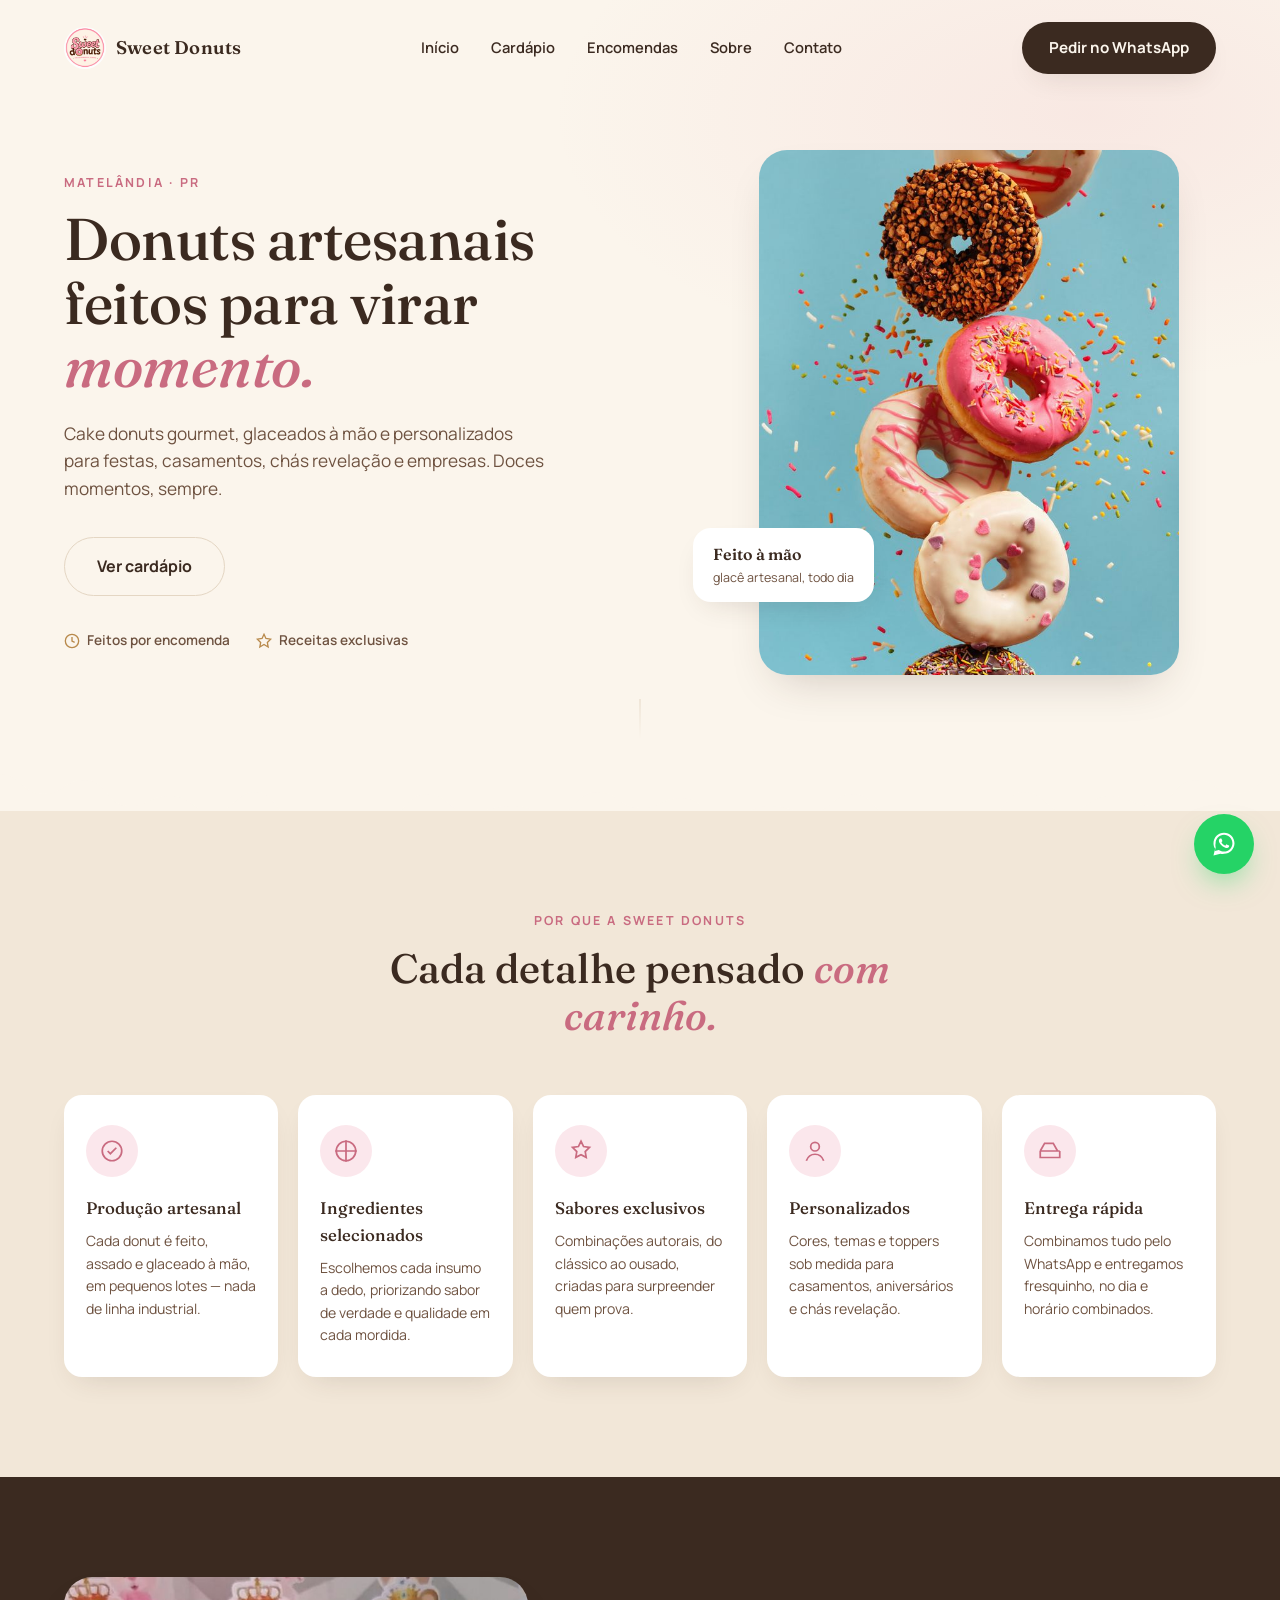
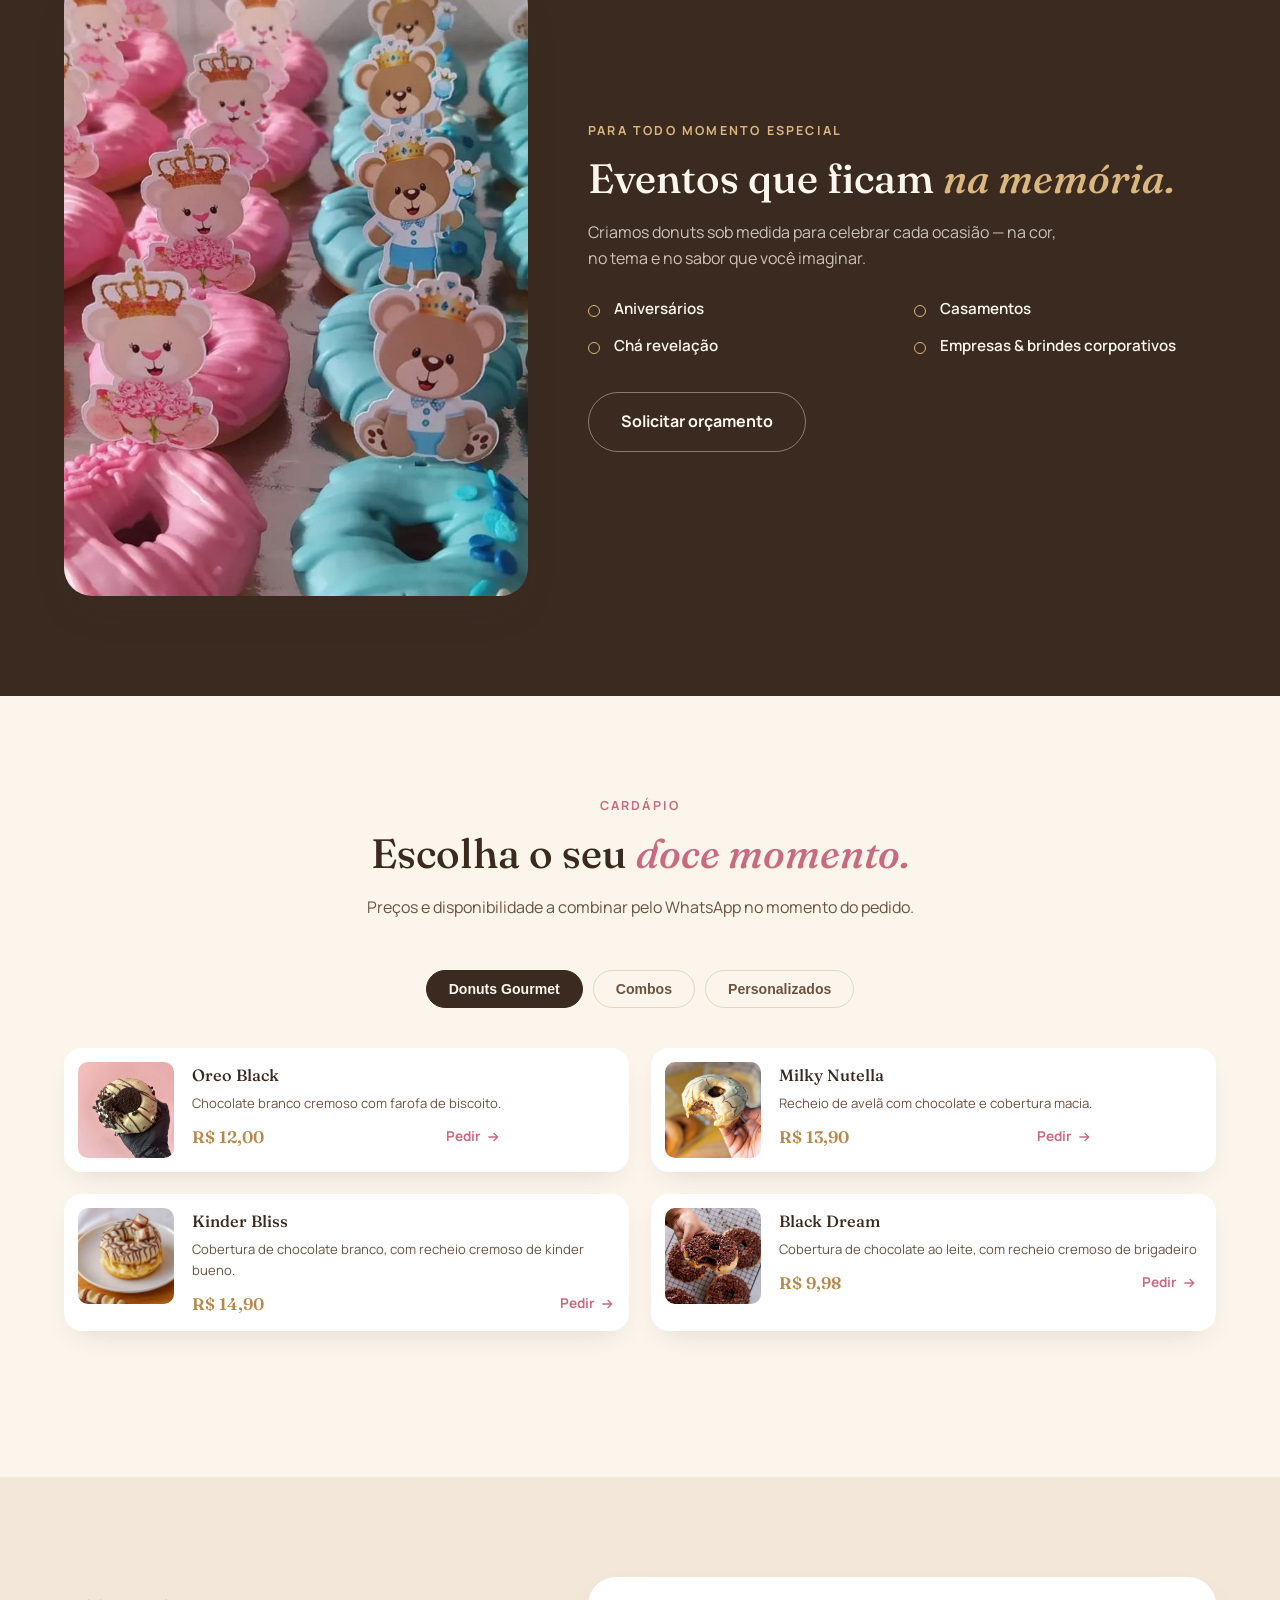
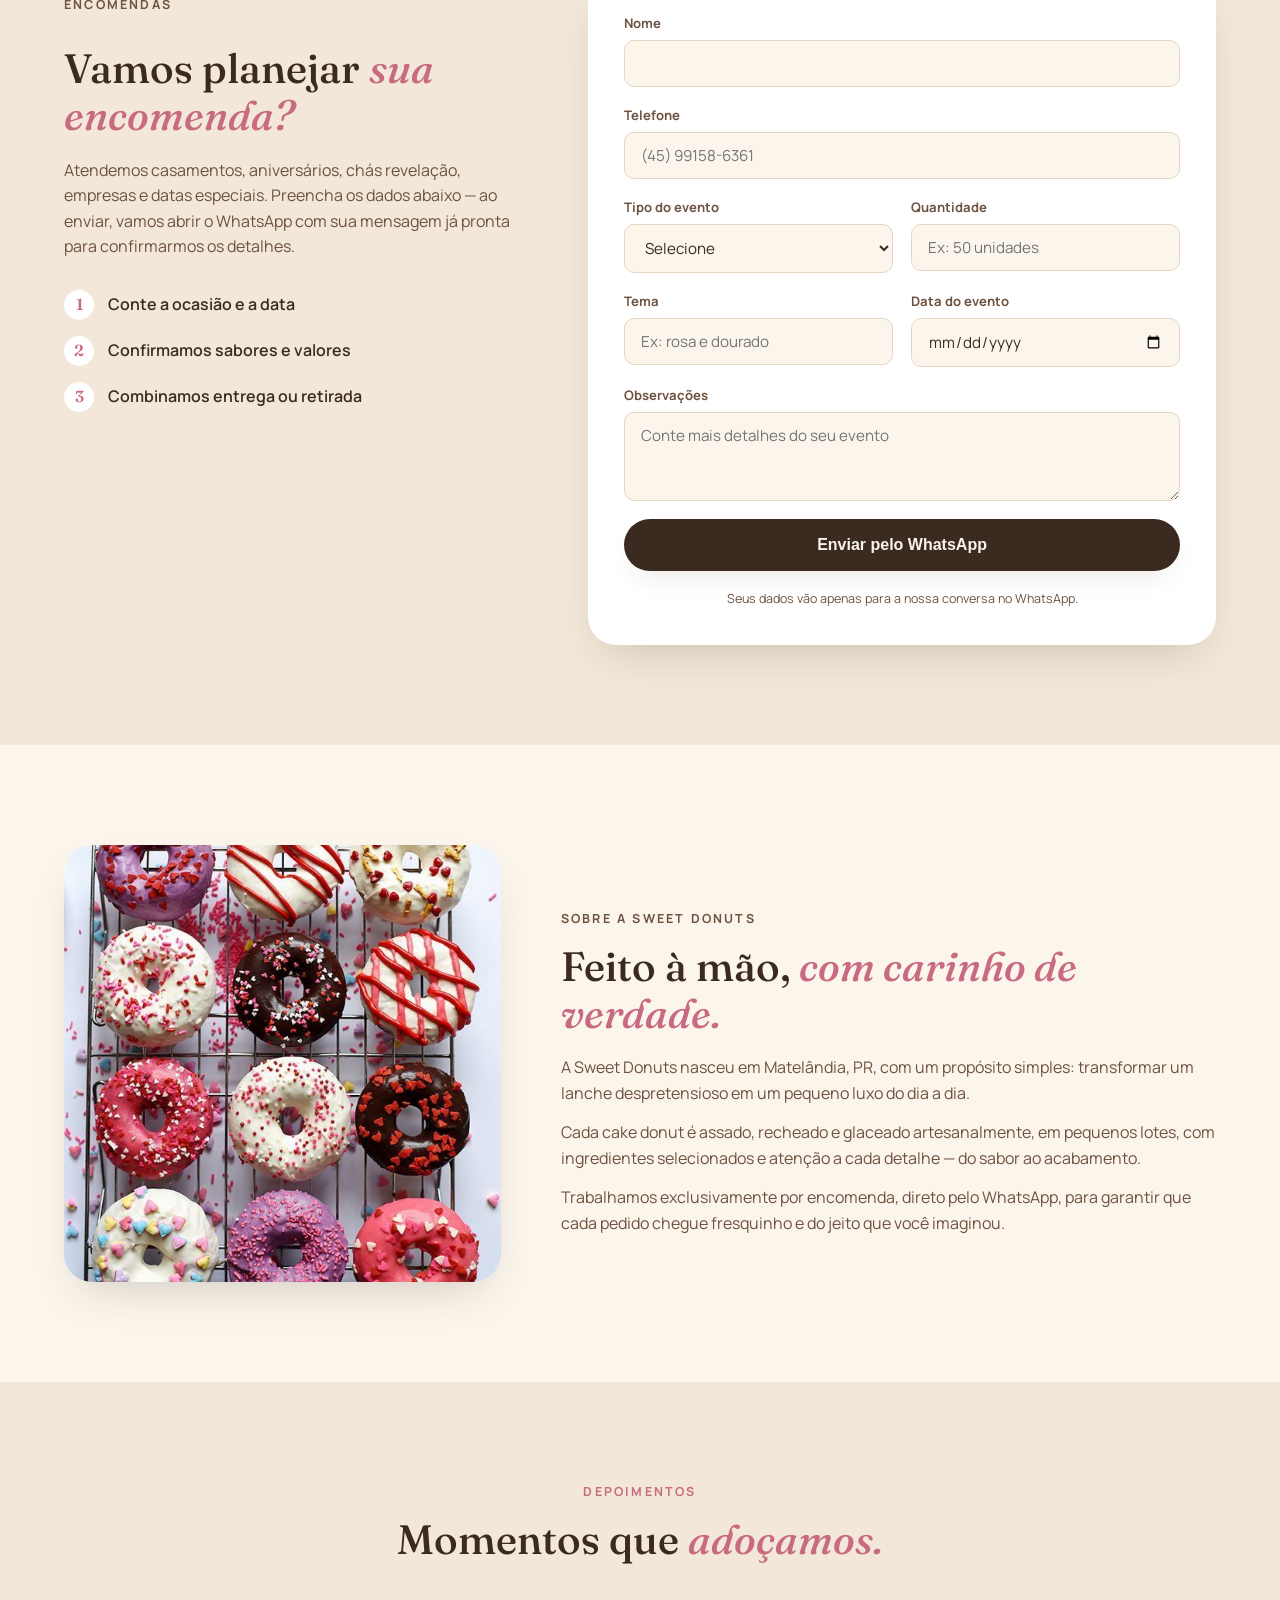
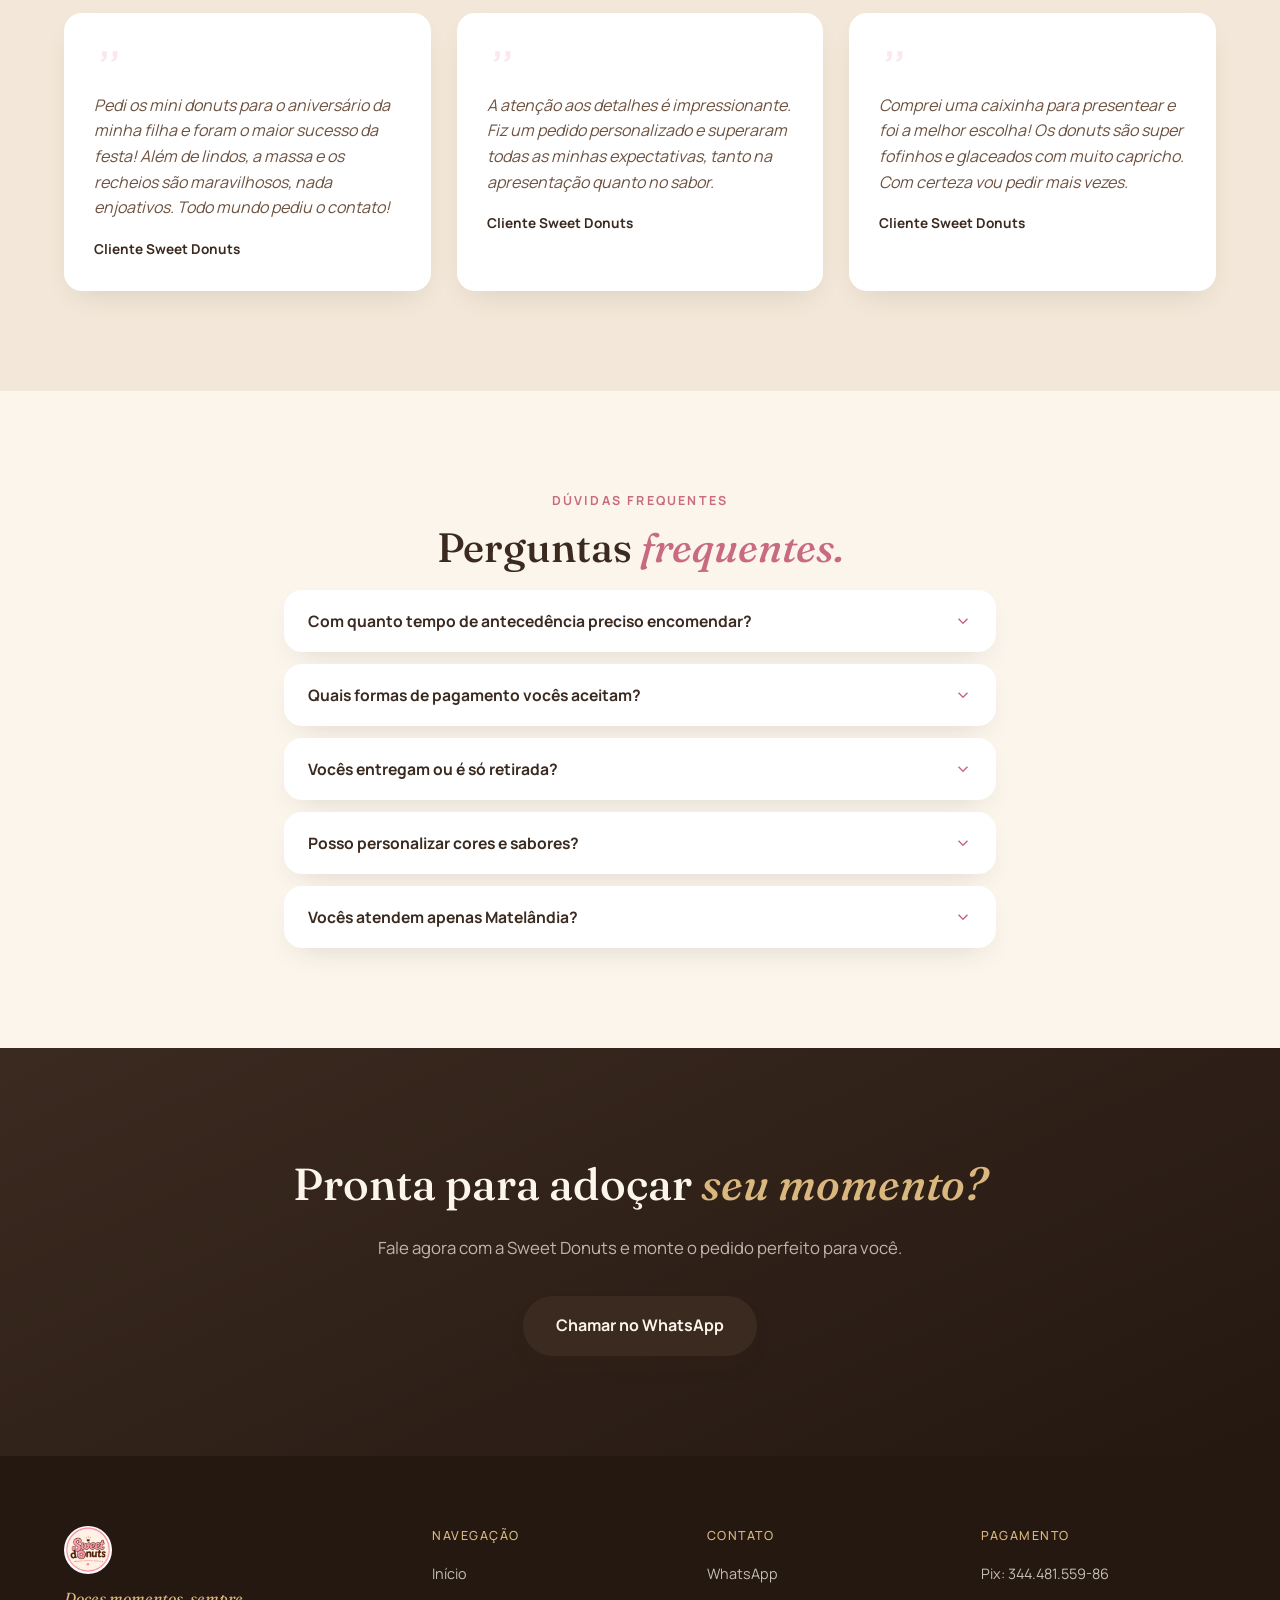
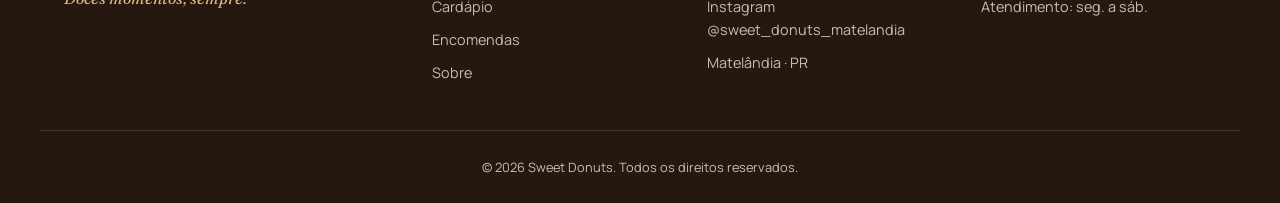
<file: index.html>
<!DOCTYPE html>
<html lang="pt-BR">
<head>
<meta charset="UTF-8">
<meta name="viewport" content="width=device-width, initial-scale=1.0">
<title>Sweet Donuts — Cake Donuts Artesanais em Matelândia, PR</title>
<meta name="description" content="Cake donuts artesanais, gourmet e personalizados para festas, casamentos, chá revelação e empresas em Matelândia, PR. Peça pelo WhatsApp.">

<!-- Open Graph -->
<meta property="og:type" content="website">
<meta property="og:title" content="Sweet Donuts — Cake Donuts Artesanais">
<meta property="og:description" content="Donuts gourmet e personalizados para todos os momentos doces. Encomendas para festas, casamentos, chá revelação e empresas.">
<meta property="og:image" content="images/logo-sweet-donuts.png">
<meta property="og:locale" content="pt_BR">

<!-- Twitter Card -->
<meta name="twitter:card" content="summary_large_image">
<meta name="twitter:title" content="Sweet Donuts — Cake Donuts Artesanais">
<meta name="twitter:description" content="Donuts gourmet e personalizados para todos os momentos doces em Matelândia, PR.">
<meta name="twitter:image" content="images/logo-sweet-donuts.png">

<link rel="icon" type="image/png" href="images/logo-sweet-donuts.png">

<!-- Schema.org -->
<script type="application/ld+json">
{
  "@context": "https://schema.org",
  "@type": "Bakery",
  "name": "Sweet Donuts",
  "image": "images/logo-sweet-donuts.png",
  "description": "Cake donuts artesanais, gourmet e personalizados para festas, casamentos, chá revelação e empresas.",
  "address": {
    "@type": "PostalAddress",
    "addressLocality": "Matelândia",
    "addressRegion": "PR",
    "addressCountry": "BR"
  },
  "sameAs": ["https://www.instagram.com/sweet_donuts_matelandia"]
}
</script>

<link rel="preconnect" href="https://fonts.googleapis.com">
<link rel="preconnect" href="https://fonts.gstatic.com" crossorigin>
<link href="https://fonts.googleapis.com/css2?family=Fraunces:ital,opsz,wght@0,9..144,400;0,9..144,500;0,9..144,600;1,9..144,500&family=Manrope:wght@400;500;600;700;800&display=swap" rel="stylesheet">

<link rel="stylesheet" href="css/styles.css">
</head>
<body>

<!-- ============ TELA DE CARREGAMENTO ============ -->
<div id="loader" aria-hidden="true">
  <svg viewBox="0 0 100 100" width="64" height="64">
    <circle cx="50" cy="50" r="40" fill="none" stroke="#EADFCF" stroke-width="8"/>
    <circle id="loader-ring" cx="50" cy="50" r="40" fill="none" stroke="#C89A5B" stroke-width="8" stroke-linecap="round" stroke-dasharray="251" stroke-dashoffset="251"/>
  </svg>
</div>

<!-- ============ HEADER ============ -->
<header id="site-header" class="site-header">
  <div class="container header-inner">
    <a href="#inicio" class="brand" aria-label="Sweet Donuts — início">
      <img src="images/logo-sweet-donuts.png" alt="Sweet Donuts" class="brand-logo">
      <span class="brand-name">Sweet Donuts</span>
    </a>

    <nav class="nav-desktop" aria-label="Navegação principal">
      <a href="#inicio">Início</a>
      <a href="#cardapio">Cardápio</a>
      <a href="#encomendas">Encomendas</a>
      <a href="#sobre">Sobre</a>
      <a href="#contato">Contato</a>
    </nav>

    <a class="btn btn-primary btn-nav-cta" data-wa-cta="Olá! Vim pelo site e gostaria de fazer um pedido." target="_blank" rel="noopener">
      Pedir no WhatsApp
    </a>

    <button id="menu-toggle" class="menu-toggle" aria-expanded="false" aria-controls="nav-mobile" aria-label="Abrir menu">
      <span></span><span></span><span></span>
    </button>
  </div>

  <nav id="nav-mobile" class="nav-mobile" aria-label="Navegação móvel">
    <a href="#inicio">Início</a>
    <a href="#cardapio">Cardápio</a>
    <a href="#encomendas">Encomendas</a>
    <a href="#sobre">Sobre</a>
    <a href="#contato">Contato</a>
    <a class="btn btn-primary" data-wa-cta="Olá! Vim pelo site e gostaria de fazer um pedido." target="_blank" rel="noopener">Pedir no WhatsApp</a>
  </nav>
</header>

<main id="inicio">

  <!-- ============ HERO ============ -->
  <section class="hero">
    <div class="container hero-inner">
      <div class="hero-copy reveal">
        <p class="eyebrow">Matelândia · PR</p>
        <h1 class="hero-title">Donuts artesanais<br> feitos para virar <em>momento.</em></h1>
        <p class="hero-subtitle">Cake donuts gourmet, glaceados à mão e personalizados para festas, casamentos, chás revelação e empresas. Doces momentos, sempre.</p>
        <div class="hero-actions">
          <a class="btn btn-ghost btn-lg" href="#cardapio">Ver cardápio</a>
        </div>
        <div class="hero-badges">
          <span><svg width="16" height="16" viewBox="0 0 24 24" fill="none" stroke="currentColor" stroke-width="2"><circle cx="12" cy="12" r="10"/><path d="M12 6v6l4 2"/></svg> Feitos por encomenda</span>
          <span><svg width="16" height="16" viewBox="0 0 24 24" fill="none" stroke="currentColor" stroke-width="2"><path d="M12 2l2.9 6.26L22 9.27l-5 4.87L18.2 21 12 17.27 5.8 21 7 14.14 2 9.27l7.1-1.01z"/></svg> Receitas exclusivas</span>
        </div>
      </div>

      <div class="hero-media reveal">
        <div class="hero-blob"></div>
        <img src="images/home.png" alt="Cake donuts artesanais Sweet Donuts com glacê branco e detalhes dourados" class="hero-photo">
        <div class="hero-floating-card">
          <span class="hero-floating-title">Feito à mão</span>
          <span class="hero-floating-sub">glacê artesanal, todo dia</span>
        </div>
      </div>
    </div>
    <div class="scroll-cue" aria-hidden="true"><span></span></div>
  </section>

  <div class="drip-divider" aria-hidden="true"></div>

  <!-- ============ POR QUE ESCOLHER ============ -->
  <section class="section section-cream" aria-labelledby="porque-title">
    <div class="container">
      <p class="eyebrow center reveal">Por que a Sweet Donuts</p>
      <h2 id="porque-title" class="section-title center reveal">Cada detalhe pensado <em>com carinho.</em></h2>

      <div class="features-grid">
        <article class="feature-card reveal">
          <span class="feature-icon" aria-hidden="true">
            <svg width="26" height="26" viewBox="0 0 24 24" fill="none" stroke="currentColor" stroke-width="1.6"><path d="M3 12a9 9 0 1018 0 9 9 0 00-18 0z"/><path d="M8 12l2.5 2.5L16 9"/></svg>
          </span>
          <h3>Produção artesanal</h3>
          <p>Cada donut é feito, assado e glaceado à mão, em pequenos lotes — nada de linha industrial.</p>
        </article>

        <article class="feature-card reveal">
          <span class="feature-icon" aria-hidden="true">
            <svg width="26" height="26" viewBox="0 0 24 24" fill="none" stroke="currentColor" stroke-width="1.6"><path d="M12 2v20M2 12h20"/><circle cx="12" cy="12" r="9"/></svg>
          </span>
          <h3>Ingredientes selecionados</h3>
          <p>Escolhemos cada insumo a dedo, priorizando sabor de verdade e qualidade em cada mordida.</p>
        </article>

        <article class="feature-card reveal">
          <span class="feature-icon" aria-hidden="true">
            <svg width="26" height="26" viewBox="0 0 24 24" fill="none" stroke="currentColor" stroke-width="1.6"><path d="M12 3l2.4 4.9 5.4.8-3.9 3.8.9 5.4-4.8-2.5-4.8 2.5.9-5.4-3.9-3.8 5.4-.8z"/></svg>
          </span>
          <h3>Sabores exclusivos</h3>
          <p>Combinações autorais, do clássico ao ousado, criadas para surpreender quem prova.</p>
        </article>

        <article class="feature-card reveal">
          <span class="feature-icon" aria-hidden="true">
            <svg width="26" height="26" viewBox="0 0 24 24" fill="none" stroke="currentColor" stroke-width="1.6"><path d="M4 21c1.5-4 4-6 8-6s6.5 2 8 6"/><circle cx="12" cy="8" r="4"/></svg>
          </span>
          <h3>Personalizados</h3>
          <p>Cores, temas e toppers sob medida para casamentos, aniversários e chás revelação.</p>
        </article>

        <article class="feature-card reveal">
          <span class="feature-icon" aria-hidden="true">
            <svg width="26" height="26" viewBox="0 0 24 24" fill="none" stroke="currentColor" stroke-width="1.6"><path d="M3 12l4-7h8l4 7M3 12v6h18v-6M3 12h18"/></svg>
          </span>
          <h3>Entrega rápida</h3>
          <p>Combinamos tudo pelo WhatsApp e entregamos fresquinho, no dia e horário combinados.</p>
        </article>
      </div>
    </div>
  </section>

  <!-- ============ PRODUTOS DESTAQUE ============ -->

  <!-- ============ EVENTOS ============ -->
  <section class="section section-cacau" aria-labelledby="eventos-title">
    <div class="container eventos-inner">
      <div class="eventos-media reveal">
        <img src="images/eventos-cha-revelacao.jpg" alt="Mesa de donuts personalizados em tons rosa e azul para chá revelação" loading="lazy">
      </div>
      <div class="eventos-copy reveal">
        <p class="eyebrow eyebrow-light">Para todo momento especial</p>
        <h2 class="section-title title-light">Eventos que ficam <em>na memória.</em></h2>
        <p class="eventos-text">Criamos donuts sob medida para celebrar cada ocasião — na cor, no tema e no sabor que você imaginar.</p>

        <ul class="eventos-list">
          <li>Aniversários</li>
          <li>Casamentos</li>
          <li>Chá revelação</li>
          <li>Empresas &amp; brindes corporativos</li>
        </ul>

        <a href="#encomendas" class="btn btn-outline-light btn-lg">Solicitar orçamento</a>
      </div>
    </div>
  </section>

  <!-- ============ CARDÁPIO ============ -->
  <section id="cardapio" class="section" aria-labelledby="cardapio-title">
    <div class="container">
      <p class="eyebrow center reveal">Cardápio</p>
      <h2 id="cardapio-title" class="section-title center reveal">Escolha o seu <em>doce momento.</em></h2>
      <p class="section-lead center reveal">Preços e disponibilidade a combinar pelo WhatsApp no momento do pedido.</p>

      <div class="menu-tabs reveal" role="tablist" aria-label="Categorias do cardápio">
        <button class="menu-tab is-active" role="tab" aria-selected="true" data-tab="gourmet">Donuts Gourmet</button>
        <button class="menu-tab" role="tab" aria-selected="false" data-tab="combos">Combos</button>
        <button class="menu-tab" role="tab" aria-selected="false" data-tab="personalizados">Personalizados</button>
      </div>

      <div class="menu-panel is-active" data-panel="gourmet" role="tabpanel">
        <div class="menu-grid">
          <div class="menu-item reveal">
            <img src="images/oreoblack.png" alt="Donut Oreo Black" loading="lazy">
            <div class="menu-item-body">
              <h3>Oreo Black</h3>
              <p>Chocolate branco cremoso com farofa de biscoito.</p>
              <div class="menu-item-footer">
                <span class="price">R$ 12,00</span>
                <a data-wa-cta="Olá! Gostaria de pedir: Oreo Black" target="_blank" rel="noopener" aria-label="Pedir Oreo Black pelo WhatsApp" class="icon-link">Pedir <svg width="16" height="16" viewBox="0 0 24 24" fill="none" stroke="currentColor" stroke-width="2"><path d="M5 12h14M13 6l6 6-6 6"/></svg></a>
              </div>
            </div>
          </div>

          <div class="menu-item reveal">
            <img src="images/milkynutella.png" alt="Donut Milky Nutella" loading="lazy">
            <div class="menu-item-body">
              <h3>Milky Nutella</h3>
              <p>Recheio de avelã com chocolate e cobertura macia.</p>
              <div class="menu-item-footer">
                <span class="price">R$ 13,90</span>
                <a data-wa-cta="Olá! Gostaria de pedir: Milky Nutella" target="_blank" rel="noopener" aria-label="Pedir Milky Nutella pelo WhatsApp" class="icon-link">Pedir <svg width="16" height="16" viewBox="0 0 24 24" fill="none" stroke="currentColor" stroke-width="2"><path d="M5 12h14M13 6l6 6-6 6"/></svg></a>
              </div>
            </div>
          </div>

          <div class="menu-item reveal">
            <img src="images/kinderbliss.png" alt="Donut Kinder Bliss" loading="lazy">
            <div class="menu-item-body">
              <h3>Kinder Bliss</h3>
              <p>Cobertura de chocolate branco, com recheio cremoso de kinder bueno.</p>
              <div class="menu-item-footer">
                <span class="price">R$ 14,90</span>
                <a data-wa-cta="Olá! Gostaria de pedir: Kinder Bliss" target="_blank" rel="noopener" aria-label="Pedir Kinder Bliss pelo WhatsApp" class="icon-link">Pedir <svg width="16" height="16" viewBox="0 0 24 24" fill="none" stroke="currentColor" stroke-width="2"><path d="M5 12h14M13 6l6 6-6 6"/></svg></a>
              </div>
            </div>
          </div>

          <div class="menu-item reveal">
            <img src="images/blackdream.png" alt="Donut Black Dream" loading="lazy">
            <div class="menu-item-body">
              <h3>Black Dream</h3>
              <p>Cobertura de chocolate ao leite, com recheio cremoso de brigadeiro</p>
              <div class="menu-item-footer">
                <span class="price">R$ 9,98</span>
                <a data-wa-cta="Olá! Gostaria de pedir: Black Dream" target="_blank" rel="noopener" aria-label="Pedir Black Dream pelo WhatsApp" class="icon-link">Pedir <svg width="16" height="16" viewBox="0 0 24 24" fill="none" stroke="currentColor" stroke-width="2"><path d="M5 12h14M13 6l6 6-6 6"/></svg></a>
              </div>
            </div>
          </div>
        </div>
      </div>

      <div class="menu-panel" data-panel="combos" role="tabpanel" hidden>
        <div class="menu-grid">
          <div class="menu-item reveal">
            <img src="images/Combo6.png" alt="Caixa com 6 mini donuts" loading="lazy">
            <div class="menu-item-body">
              <h3>Caixa 6 Mini</h3>
              <p>Seis mini donuts sortidos, ideal para presentear.</p>
              <div class="menu-item-footer">
                <span class="price">R$ 12,00</span>
                <a data-wa-cta="Olá! Gostaria de pedir: Caixa 6 Mini" target="_blank" rel="noopener" aria-label="Pedir Caixa 6 Mini pelo WhatsApp" class="icon-link">Pedir <svg width="16" height="16" viewBox="0 0 24 24" fill="none" stroke="currentColor" stroke-width="2"><path d="M5 12h14M13 6l6 6-6 6"/></svg></a>
              </div>
            </div>
          </div>

          <div class="menu-item reveal">
            <img src="images/Combo8.png" alt="Caixa com 8 mini donuts" loading="lazy">
            <div class="menu-item-body">
              <h3>Caixa 8 Mini</h3>
              <p>Oito mini donuts sortidos, para compartilhar.</p>
              <div class="menu-item-footer">
                <span class="price">R$ 17,90</span>
                <a data-wa-cta="Olá! Gostaria de pedir: Caixa 8 Mini" target="_blank" rel="noopener" aria-label="Pedir Caixa 8 Mini pelo WhatsApp" class="icon-link">Pedir <svg width="16" height="16" viewBox="0 0 24 24" fill="none" stroke="currentColor" stroke-width="2"><path d="M5 12h14M13 6l6 6-6 6"/></svg></a>
              </div>
            </div>
          </div>

          <div class="menu-item reveal">
            <img src="images/Combo12.png" alt="Caixa com 12 mini donuts" loading="lazy">
            <div class="menu-item-body">
              <h3>Caixa 12 Mini</h3>
              <p>Doze mini donuts sortidos, para festejar em grupo.</p>
              <div class="menu-item-footer">
                <span class="price">R$ 23,99</span>
                <a data-wa-cta="Olá! Gostaria de pedir: Caixa 12 Mini" target="_blank" rel="noopener" aria-label="Pedir Caixa 12 Mini pelo WhatsApp" class="icon-link">Pedir <svg width="16" height="16" viewBox="0 0 24 24" fill="none" stroke="currentColor" stroke-width="2"><path d="M5 12h14M13 6l6 6-6 6"/></svg></a>
              </div>
            </div>
          </div>

          <div class="menu-item reveal">
            <img src="images/100.png" alt="Centro de mesa com 100 mini donuts" loading="lazy">
            <div class="menu-item-body">
              <h3>Cento com 100</h3>
              <p>Cento com 100 mini donuts, perfeito para festas grandes.</p>
              <div class="menu-item-footer">
                <span class="price">R$ 190,00</span>
                <a data-wa-cta="Olá! Gostaria de pedir: Centro com 100" target="_blank" rel="noopener" aria-label="Pedir Centro com 100 pelo WhatsApp" class="icon-link">Pedir <svg width="16" height="16" viewBox="0 0 24 24" fill="none" stroke="currentColor" stroke-width="2"><path d="M5 12h14M13 6l6 6-6 6"/></svg></a>
              </div>
            </div>
          </div>

          <div class="menu-item reveal">
            <img src="images/3nopalito" alt="Palito com 3 mini donuts" loading="lazy">
            <div class="menu-item-body">
              <h3>Palito com 3</h3>
              <p>Espeto com três mini donuts, ótimo para lembrancinhas.</p>
              <div class="menu-item-footer">
                <span class="price">R$ 10,00</span>
                <a data-wa-cta="Olá! Gostaria de pedir: Palito com 3" target="_blank" rel="noopener" aria-label="Pedir Palito com 3 pelo WhatsApp" class="icon-link">Pedir <svg width="16" height="16" viewBox="0 0 24 24" fill="none" stroke="currentColor" stroke-width="2"><path d="M5 12h14M13 6l6 6-6 6"/></svg></a>
              </div>
            </div>
          </div>
        </div>
      </div>

      <div class="menu-panel" data-panel="personalizados" role="tabpanel" hidden>
        <div class="personalizados-box reveal">
          <img src="images/personalisados.png" alt="Donuts personalizados em tons pastel com toppers temáticos" loading="lazy">
          <div>
            <h3>Cada tema, do seu jeito</h3>
            <p>Cores, toppers e combinações exclusivas para o seu evento — conte pra gente a ocasião e criamos uma proposta sob medida.</p>
            <a href="#encomendas" class="btn btn-primary">Montar minha encomenda</a>
          </div>
        </div>
      </div>
    </div>
  </section>

  <div class="drip-divider" aria-hidden="true"></div>

  <!-- ============ ENCOMENDAS ============ -->
  <section id="encomendas" class="section section-cream" aria-labelledby="encomendas-title">
    <div class="container encomendas-inner">
      <div class="encomendas-copy reveal">
        <p class="eyebrow">Encomendas</p>
        <h2 id="encomendas-title" class="section-title">Vamos planejar <em>sua encomenda?</em></h2>
        <p>Atendemos casamentos, aniversários, chás revelação, empresas e datas especiais. Preencha os dados abaixo — ao enviar, vamos abrir o WhatsApp com sua mensagem já pronta para confirmarmos os detalhes.</p>

        <ul class="encomendas-steps">
          <li><span>1</span> Conte a ocasião e a data</li>
          <li><span>2</span> Confirmamos sabores e valores</li>
          <li><span>3</span> Combinamos entrega ou retirada</li>
        </ul>
      </div>

      <form id="form-encomenda" class="order-form reveal" novalidate>
        <div class="form-row">
          <label for="f-nome">Nome</label>
          <input id="f-nome" name="nome" type="text" required autocomplete="name">
        </div>

        <div class="form-row">
          <label for="f-telefone">Telefone</label>
          <input id="f-telefone" name="telefone" type="tel" required autocomplete="tel" placeholder="(45) 99158-6361">
        </div>

        <div class="form-row-group">
          <div class="form-row">
            <label for="f-evento">Tipo do evento</label>
            <select id="f-evento" name="evento" required>
              <option value="" disabled selected>Selecione</option>
              <option>Aniversário</option>
              <option>Casamento</option>
              <option>Chá revelação</option>
              <option>Empresa</option>
              <option>Outro</option>
            </select>
          </div>
          <div class="form-row">
            <label for="f-quantidade">Quantidade</label>
            <input id="f-quantidade" name="quantidade" type="text" placeholder="Ex: 50 unidades">
          </div>
        </div>

        <div class="form-row-group">
          <div class="form-row">
            <label for="f-tema">Tema</label>
            <input id="f-tema" name="tema" type="text" placeholder="Ex: rosa e dourado">
          </div>
          <div class="form-row">
            <label for="f-data">Data do evento</label>
            <input id="f-data" name="data" type="date">
          </div>
        </div>

        <div class="form-row">
          <label for="f-obs">Observações</label>
          <textarea id="f-obs" name="obs" rows="3" placeholder="Conte mais detalhes do seu evento"></textarea>
        </div>

        <button type="submit" class="btn btn-primary btn-lg btn-block">Enviar pelo WhatsApp</button>
        <p class="form-note">Seus dados vão apenas para a nossa conversa no WhatsApp.</p>
      </form>
    </div>
  </section>

  <!-- ============ SOBRE ============ -->
  <section id="sobre" class="section" aria-labelledby="sobre-title">
    <div class="container sobre-inner">
      <div class="sobre-media reveal">
        <img src="images/back.png" alt="Mini donuts artesanais Sweet Donuts com glacê rosé" loading="lazy">
      </div>
      <div class="sobre-copy reveal">
        <p class="eyebrow">Sobre a Sweet Donuts</p>
        <h2 id="sobre-title" class="section-title">Feito à mão, <em>com carinho de verdade.</em></h2>
        <p>A Sweet Donuts nasceu em Matelândia, PR, com um propósito simples: transformar um lanche despretensioso em um pequeno luxo do dia a dia.</p>
        <p>Cada cake donut é assado, recheado e glaceado artesanalmente, em pequenos lotes, com ingredientes selecionados e atenção a cada detalhe — do sabor ao acabamento.</p>
        <p>Trabalhamos exclusivamente por encomenda, direto pelo WhatsApp, para garantir que cada pedido chegue fresquinho e do jeito que você imaginou.</p>
      </div>
    </div>
  </section>

  <!-- ============ DEPOIMENTOS ============ -->
  <section class="section section-cream" aria-labelledby="depo-title">
    <div class="container">
      <p class="eyebrow center reveal">Depoimentos</p>
      <h2 id="depo-title" class="section-title center reveal">Momentos que <em>adoçamos.</em></h2>

      <div class="testimonials-grid">
        <blockquote class="testimonial-card reveal">
          <svg class="quote-mark" width="28" height="28" viewBox="0 0 24 24" fill="currentColor" aria-hidden="true"><path d="M7 7h4v4c0 3-2 5-5 5v-2c1.5 0 2.5-1 2.5-2.5H7V7zm9 0h4v4c0 3-2 5-5 5v-2c1.5 0 2.5-1 2.5-2.5h-1.5V7z"/></svg>
          <p>Pedi os mini donuts para o aniversário da minha filha e foram o maior sucesso da festa! Além de lindos, a massa e os recheios são maravilhosos, nada enjoativos. Todo mundo pediu o contato!</p>
          <footer>Cliente Sweet Donuts</footer>
        </blockquote>
        <blockquote class="testimonial-card reveal">
          <svg class="quote-mark" width="28" height="28" viewBox="0 0 24 24" fill="currentColor" aria-hidden="true"><path d="M7 7h4v4c0 3-2 5-5 5v-2c1.5 0 2.5-1 2.5-2.5H7V7zm9 0h4v4c0 3-2 5-5 5v-2c1.5 0 2.5-1 2.5-2.5h-1.5V7z"/></svg>
          <p>A atenção aos detalhes é impressionante. Fiz um pedido personalizado e superaram todas as minhas expectativas, tanto na apresentação quanto no sabor.</p>
          <footer>Cliente Sweet Donuts</footer>
        </blockquote>
        <blockquote class="testimonial-card reveal">
          <svg class="quote-mark" width="28" height="28" viewBox="0 0 24 24" fill="currentColor" aria-hidden="true"><path d="M7 7h4v4c0 3-2 5-5 5v-2c1.5 0 2.5-1 2.5-2.5H7V7zm9 0h4v4c0 3-2 5-5 5v-2c1.5 0 2.5-1 2.5-2.5h-1.5V7z"/></svg>
          <p>Comprei uma caixinha para presentear e foi a melhor escolha! Os donuts são super fofinhos e glaceados com muito capricho. Com certeza vou pedir mais vezes.</p>
          <footer>Cliente Sweet Donuts</footer>
        </blockquote>
      </div>
      
    </div>
  </section>

  <!-- ============ FAQ ============ -->
  <section class="section" aria-labelledby="faq-title">
    <div class="container container-narrow">
      <p class="eyebrow center reveal">Dúvidas frequentes</p>
      <h2 id="faq-title" class="section-title center reveal">Perguntas <em>frequentes.</em></h2>

      <div class="faq-list reveal">
        <div class="faq-item">
          <button class="faq-question" aria-expanded="false">Com quanto tempo de antecedência preciso encomendar?
            <svg width="18" height="18" viewBox="0 0 24 24" fill="none" stroke="currentColor" stroke-width="2"><path d="M6 9l6 6 6-6"/></svg>
          </button>
          <div class="faq-answer"><p>Para pedidos do dia a dia, recomendamos ao menos 2 dias de antecedência. Para eventos maiores, como casamentos e festas, quanto antes melhor.</p></div>
        </div>
        <div class="faq-item">
          <button class="faq-question" aria-expanded="false">Quais formas de pagamento vocês aceitam?
            <svg width="18" height="18" viewBox="0 0 24 24" fill="none" stroke="currentColor" stroke-width="2"><path d="M6 9l6 6 6-6"/></svg>
          </button>
          <div class="faq-answer"><p>Trabalhamos com Pix e outras formas combinadas diretamente pelo WhatsApp no momento do pedido.</p></div>
        </div>
        <div class="faq-item">
          <button class="faq-question" aria-expanded="false">Vocês entregam ou é só retirada?
            <svg width="18" height="18" viewBox="0 0 24 24" fill="none" stroke="currentColor" stroke-width="2"><path d="M6 9l6 6 6-6"/></svg>
          </button>
          <div class="faq-answer"><p>Combinamos entrega ou retirada conforme a região e a data — é só chamar no WhatsApp para verificarmos a disponibilidade.</p></div>
        </div>
        <div class="faq-item">
          <button class="faq-question" aria-expanded="false">Posso personalizar cores e sabores?
            <svg width="18" height="18" viewBox="0 0 24 24" fill="none" stroke="currentColor" stroke-width="2"><path d="M6 9l6 6 6-6"/></svg>
          </button>
          <div class="faq-answer"><p>Sim! Personalizamos cores, temas e combinações de sabores para o seu evento — conte pra gente a ideia e montamos uma proposta.</p></div>
        </div>
        <div class="faq-item">
          <button class="faq-question" aria-expanded="false">Vocês atendem apenas Matelândia?
            <svg width="18" height="18" viewBox="0 0 24 24" fill="none" stroke="currentColor" stroke-width="2"><path d="M6 9l6 6 6-6"/></svg>
          </button>
          <div class="faq-answer"><p>Nossa sede é em Matelândia, PR, e atendemos também cidades próximas — confirme com a gente pelo WhatsApp.</p></div>
        </div>
      </div>
    </div>
  </section>

  <!-- ============ CTA FINAL ============ -->
  <section class="cta-final">
    <div class="container cta-final-inner reveal">
      <h2>Pronta para adoçar <em>seu momento?</em></h2>
      <p>Fale agora com a Sweet Donuts e monte o pedido perfeito para você.</p>
      <a class="btn btn-primary btn-lg" data-wa-cta="Olá! Gostaria de fazer um pedido de donuts." target="_blank" rel="noopener">Chamar no WhatsApp</a>
    </div>
  </section>

</main>

<!-- ============ FOOTER ============ -->
<footer id="contato" class="site-footer">
  <div class="container footer-inner">
    <div class="footer-brand">
      <img src="images/logo-sweet-donuts.png" alt="Sweet Donuts" class="footer-logo">
      <p>Doces momentos, sempre.</p>
    </div>

    <div class="footer-col">
      <h3>Navegação</h3>
      <a href="#inicio">Início</a>
      <a href="#cardapio">Cardápio</a>
      <a href="#encomendas">Encomendas</a>
      <a href="#sobre">Sobre</a>
    </div>

    <div class="footer-col">
      <h3>Contato</h3>
      <a data-wa-cta="Olá! Vim pelo site da Sweet Donuts." target="_blank" rel="noopener">WhatsApp</a>
      <a href="https://www.instagram.com/sweet_donuts_matelandia" target="_blank" rel="noopener">Instagram @sweet_donuts_matelandia</a>
      <span>Matelândia · PR</span>
    </div>

    <div class="footer-col">
      <h3>Pagamento</h3>
      <span>Pix: 344.481.559-86</span>
      <span>Atendimento: seg. a sáb.</span>
    </div>
  </div>

  <div class="container footer-bottom">
    <span>© <span id="year"></span> Sweet Donuts. Todos os direitos reservados.</span>
  </div>
</footer>

<!-- ============ WHATSAPP FLUTUANTE ============ -->
<a id="wa-float" class="wa-float" data-wa-cta="Olá! Vim pelo site e gostaria de fazer um pedido." target="_blank" rel="noopener" aria-label="Falar no WhatsApp">
  <svg width="28" height="28" viewBox="0 0 32 32" fill="currentColor"><path d="M16.02 3C9.4 3 4 8.36 4 15c0 2.34.66 4.52 1.8 6.38L4 29l7.86-1.76A11.9 11.9 0 0016.02 27C22.64 27 28 21.64 28 15S22.64 3 16.02 3zm0 21.6c-1.98 0-3.86-.53-5.48-1.46l-.39-.23-4.63 1.04 1.06-4.5-.25-.4A9.55 9.55 0 016.4 15c0-5.3 4.3-9.6 9.62-9.6 5.3 0 9.6 4.3 9.6 9.6s-4.3 9.6-9.6 9.6zm5.28-7.19c-.29-.15-1.7-.84-1.96-.93-.26-.1-.46-.15-.65.14-.19.29-.75.93-.92 1.13-.17.19-.34.22-.63.07-.29-.15-1.22-.45-2.32-1.43-.86-.76-1.44-1.71-1.61-2-.17-.29-.02-.45.13-.6.13-.13.29-.34.44-.51.15-.17.19-.29.29-.48.1-.19.05-.36-.02-.51-.07-.15-.65-1.57-.9-2.15-.24-.57-.48-.5-.65-.5-.17 0-.36-.02-.55-.02s-.51.07-.78.36c-.26.29-1.02 1-1.02 2.44s1.04 2.83 1.19 3.02c.15.19 2.05 3.13 4.97 4.39.69.3 1.23.48 1.65.61.69.22 1.32.19 1.82.11.55-.08 1.7-.7 1.94-1.37.24-.67.24-1.24.17-1.37-.07-.12-.26-.19-.55-.34z"/></svg>
</a>

<script src="js/main.js" defer></script>
</body>
</html>
</file>
<file: css/styles.css>
/* =========================================================
   SWEET DONUTS — DESIGN TOKENS
   Cor: cream #FBF5EC · cacau #3B2A20 · rosé #E58DA0 · gold #B8894B
   Tipo: Fraunces (display) + Manrope (corpo)
   ========================================================= */

:root {
  --cream:        #FBF5EC;
  --cream-deep:   #F2E7D8;
  --white:        #FFFFFF;
  --cacau:        #3B2A20;
  --cacau-soft:   #6E5240;
  --cacau-line:   #E4D6C3;
  --rose:         #E58DA0;
  --rose-deep:    #C96B80;
  --rose-tint:    #FBE7EC;
  --gold:         #B8894B;
  --gold-soft:    #D9B77E;

  --font-display: 'Fraunces', serif;
  --font-body:    'Manrope', sans-serif;

  --radius-lg: 28px;
  --radius-md: 18px;
  --radius-sm: 10px;

  --shadow-soft: 0 20px 45px -20px rgba(59, 42, 32, 0.25);
  --shadow-card: 0 12px 30px -14px rgba(59, 42, 32, 0.18);

  --ease: cubic-bezier(.16,1,.3,1);
}

* { box-sizing: border-box; }
html { scroll-behavior: smooth; }
@media (prefers-reduced-motion: reduce) {
  html { scroll-behavior: auto; }
  * { animation-duration: 0.001ms !important; animation-iteration-count: 1 !important; transition-duration: 0.001ms !important; }
}

body {
  margin: 0;
  font-family: var(--font-body);
  background: var(--cream);
  color: var(--cacau);
  line-height: 1.6;
  -webkit-font-smoothing: antialiased;
}

img { max-width: 100%; display: block; }

a { color: inherit; text-decoration: none; }

h1, h2, h3 { font-family: var(--font-display); font-weight: 500; margin: 0; color: var(--cacau); }
em { font-style: italic; color: var(--rose-deep); }

p { margin: 0; }

.container {
  max-width: 1200px;
  margin: 0 auto;
  padding: 0 24px;
}
.container-narrow { max-width: 760px; }

:focus-visible {
  outline: 2px solid var(--gold);
  outline-offset: 3px;
  border-radius: 4px;
}

/* ============ LOADER ============ */
#loader {
  position: fixed; inset: 0; z-index: 9999;
  background: var(--cream);
  display: flex; align-items: center; justify-content: center;
  transition: opacity .6s var(--ease), visibility .6s var(--ease);
}
#loader.is-hidden { opacity: 0; visibility: hidden; pointer-events: none; }
#loader-ring { transform-origin: center; transform: rotate(-90deg); transition: stroke-dashoffset 1s var(--ease); }

/* ============ BUTTONS ============ */
.btn {
  display: inline-flex; align-items: center; justify-content: center; gap: 8px;
  padding: 13px 26px;
  border-radius: 999px;
  font-weight: 700;
  font-size: 0.95rem;
  border: 1px solid transparent;
  cursor: pointer;
  transition: transform .35s var(--ease), box-shadow .35s var(--ease), background .35s var(--ease), color .35s var(--ease);
  white-space: nowrap;
}
.btn-primary {
  background: var(--cacau);
  color: var(--cream);
  box-shadow: var(--shadow-card);
}
.btn-primary:hover { transform: translateY(-2px); box-shadow: 0 16px 30px -12px rgba(59,42,32,.4); background: #2c1f16; }
.btn-ghost {
  background: transparent;
  color: var(--cacau);
  border-color: var(--cacau-line);
}
.btn-ghost:hover { border-color: var(--cacau); transform: translateY(-2px); }
.btn-outline-light {
  background: transparent;
  color: var(--cream);
  border-color: rgba(251,245,236,.4);
}
.btn-outline-light:hover { background: rgba(251,245,236,.1); transform: translateY(-2px); }
.btn-lg { padding: 16px 32px; font-size: 1rem; }
.btn-sm { padding: 9px 18px; font-size: 0.85rem; }
.btn-block { width: 100%; }

.link-underline {
  font-weight: 700;
  font-size: 0.9rem;
  position: relative;
  padding-bottom: 2px;
  background-image: linear-gradient(currentColor, currentColor);
  background-size: 0% 1px;
  background-position: left bottom;
  background-repeat: no-repeat;
  transition: background-size .4s var(--ease);
}
.link-underline:hover { background-size: 100% 1px; }

/* ============ HEADER ============ */
.site-header {
  position: fixed; top: 0; left: 0; right: 0; z-index: 500;
  padding: 22px 0;
  transition: background .45s var(--ease), padding .45s var(--ease), box-shadow .45s var(--ease);
}
.site-header.is-scrolled {
  background: rgba(251,245,236,.88);
  backdrop-filter: blur(14px);
  -webkit-backdrop-filter: blur(14px);
  padding: 12px 0;
  box-shadow: 0 8px 30px -18px rgba(59,42,32,.35);
}
.header-inner { display: flex; align-items: center; justify-content: space-between; gap: 24px; }
.brand { display: flex; align-items: center; gap: 10px; }
.brand-logo { width: 42px; height: 42px; border-radius: 50%; transition: transform .4s var(--ease); }
.brand:hover .brand-logo { transform: rotate(-8deg) scale(1.05); }
.brand-name { font-family: var(--font-display); font-size: 1.15rem; font-weight: 600; letter-spacing: .2px; }

.nav-desktop { display: flex; gap: 32px; font-weight: 600; font-size: 0.92rem; }
.nav-desktop a { position: relative; padding: 4px 0; }
.nav-desktop a::after {
  content: ''; position: absolute; left: 0; bottom: 0; height: 1.5px; width: 0;
  background: var(--rose-deep); transition: width .35s var(--ease);
}
.nav-desktop a:hover::after { width: 100%; }

.btn-nav-cta { display: inline-flex; }

.menu-toggle {
  display: none; flex-direction: column; gap: 5px; background: none; border: none; cursor: pointer; padding: 6px;
}
.menu-toggle span { width: 24px; height: 2px; background: var(--cacau); transition: transform .3s var(--ease), opacity .3s var(--ease); }
.menu-toggle[aria-expanded="true"] span:nth-child(1) { transform: translateY(7px) rotate(45deg); }
.menu-toggle[aria-expanded="true"] span:nth-child(2) { opacity: 0; }
.menu-toggle[aria-expanded="true"] span:nth-child(3) { transform: translateY(-7px) rotate(-45deg); }

.nav-mobile {
  display: none; flex-direction: column; gap: 4px;
  background: var(--cream); padding: 10px 24px 20px;
  border-top: 1px solid var(--cacau-line);
  font-weight: 600;
}
.nav-mobile.is-open { display: flex; }
.nav-mobile a { padding: 10px 0; border-bottom: 1px solid var(--cacau-line); }
.nav-mobile .btn { margin-top: 12px; }

/* ============ HERO ============ */
.hero {
  position: relative;
  padding: 150px 0 90px;
  overflow: hidden;
  background:
    radial-gradient(60% 50% at 85% 15%, rgba(229,141,160,.12), transparent 70%),
    var(--cream);
}
.hero-inner {
  display: grid;
  grid-template-columns: 1.1fr 0.9fr;
  gap: 56px;
  align-items: center;
}
.eyebrow {
  font-size: 0.78rem; font-weight: 700; letter-spacing: 2.2px; text-transform: uppercase;
  color: var(--rose-deep); margin-bottom: 14px; display: block;
}
.eyebrow-light { color: var(--gold-soft); }
.eyebrow.center { text-align: center; }

.hero-title {
  font-size: clamp(2.4rem, 4.6vw, 3.7rem);
  line-height: 1.08;
  letter-spacing: -0.5px;
  margin-bottom: 22px;
}
.hero-subtitle {
  font-size: 1.08rem;
  color: var(--cacau-soft);
  max-width: 480px;
  margin-bottom: 34px;
}
.hero-actions { display: flex; gap: 16px; flex-wrap: wrap; margin-bottom: 34px; }
.hero-badges { display: flex; gap: 26px; flex-wrap: wrap; font-size: 0.85rem; font-weight: 600; color: var(--cacau-soft); }
.hero-badges span { display: inline-flex; align-items: center; gap: 7px; }
.hero-badges svg { color: var(--gold); flex-shrink: 0; }

.hero-media { position: relative; display: flex; justify-content: center; }
.hero-blob {
  position: absolute; inset: 6% 8%;
  background: linear-gradient(160deg, var(--rose-tint), var(--cream-deep));
  border-radius: 45% 55% 60% 40% / 55% 45% 55% 45%;
  z-index: 0;
  animation: blobMove 14s ease-in-out infinite;
}
@keyframes blobMove {
  0%, 100% { border-radius: 45% 55% 60% 40% / 55% 45% 55% 45%; }
  50% { border-radius: 55% 45% 45% 55% / 45% 55% 45% 55%; }
}
.hero-photo {
  position: relative; z-index: 1;
  width: 100%; max-width: 420px;
  border-radius: var(--radius-lg);
  box-shadow: var(--shadow-soft);
  aspect-ratio: 4/5;
  object-fit: cover;
}
.hero-floating-card {
  position: absolute; z-index: 2; bottom: 14%; left: -6%;
  background: var(--white);
  padding: 14px 20px;
  border-radius: var(--radius-md);
  box-shadow: var(--shadow-card);
  display: flex; flex-direction: column;
  animation: floatCard 5s ease-in-out infinite;
}
@keyframes floatCard { 0%,100% { transform: translateY(0);} 50% { transform: translateY(-10px);} }
.hero-floating-title { font-family: var(--font-display); font-weight: 600; font-size: 1rem; }
.hero-floating-sub { font-size: 0.78rem; color: var(--cacau-soft); }

.scroll-cue { position: absolute; bottom: 26px; left: 50%; transform: translateX(-50%); }
.scroll-cue span {
  display: block; width: 1px; height: 40px;
  background: linear-gradient(var(--cacau-line), transparent);
  position: relative; overflow: hidden;
}
.scroll-cue span::after {
  content: ''; position: absolute; top: -40px; left: 0; width: 1px; height: 40px;
  background: var(--rose-deep); animation: cueMove 2.2s ease-in-out infinite;
}
@keyframes cueMove { 0% { top: -40px; } 100% { top: 40px; } }

/* ============ DRIP DIVIDER (assinatura visual) ============ */
.drip-divider {
  height: 46px;
  width: 100%;
  background: var(--cream);
  -webkit-mask-image: url("data:image/svg+xml,%3Csvg xmlns='http://www.w3.org/2000/svg' viewBox='0 0 1200 46' preserveAspectRatio='none'%3E%3Cpath d='M0 0h1200v10c-20 0-20 20-40 20s-20-14-40-14-20 26-40 26-20-10-40-10-20 16-40 16-20-20-40-20-20 30-40 30-20-12-40-12-20 8-40 8-20-24-40-24-20 18-40 18-20-6-40-6-20 14-40 14-20-22-40-22-20 10-40 10-20-16-40-16-20 22-40 22-20-8-40-8-20 6-40 6-20-18-40-18-20 24-40 24-20-8-40-8-20 12-40 12-20-30-40-30-20 20-40 20-20-16-40-16-20 10-40 10-20-26-40-26-20 14-40 14-20-20-40-20V0z'/%3E%3C/svg%3E");
  mask-image: url("data:image/svg+xml,%3Csvg xmlns='http://www.w3.org/2000/svg' viewBox='0 0 1200 46' preserveAspectRatio='none'%3E%3Cpath d='M0 0h1200v10c-20 0-20 20-40 20s-20-14-40-14-20 26-40 26-20-10-40-10-20 16-40 16-20-20-40-20-20 30-40 30-20-12-40-12-20 8-40 8-20-24-40-24-20 18-40 18-20-6-40-6-20 14-40 14-20-22-40-22-20 10-40 10-20-16-40-16-20 22-40 22-20-8-40-8-20 6-40 6-20-18-40-18-20 24-40 24-20-8-40-8-20 12-40 12-20-30-40-30-20 20-40 20-20-16-40-16-20 10-40 10-20-26-40-26-20 14-40 14-20-20-40-20V0z'/%3E%3C/svg%3E");
  -webkit-mask-size: 100% 100%;
  mask-size: 100% 100%;
  transform: translateY(-1px);
}
.drip-divider-flip { transform: scaleY(-1) translateY(1px); }

/* ============ SECTIONS ============ */
.section { padding: 100px 0; }
.section-cream { background: var(--cream-deep); }
.section-cacau { background: var(--cacau); }

.section-title { font-size: clamp(1.9rem, 3.2vw, 2.6rem); line-height: 1.15; margin-bottom: 18px; }
.section-title.center { text-align: center; margin-left: auto; margin-right: auto; max-width: 640px; }
.title-light { color: var(--cream); }
.title-light em { color: var(--gold-soft); }
.section-lead { color: var(--cacau-soft); max-width: 560px; margin: 0 auto 50px; text-align: center; }
.section-head { display: flex; justify-content: space-between; align-items: flex-end; gap: 24px; margin-bottom: 46px; flex-wrap: wrap; }

/* ============ FEATURES ============ */
.features-grid {
  margin-top: 56px;
  display: grid;
  grid-template-columns: repeat(5, 1fr);
  gap: 20px;
}
.feature-card {
  background: var(--white);
  border-radius: var(--radius-md);
  padding: 30px 22px;
  box-shadow: var(--shadow-card);
  transition: transform .4s var(--ease), box-shadow .4s var(--ease);
}
.feature-card:hover { transform: translateY(-6px); box-shadow: 0 22px 40px -18px rgba(59,42,32,.28); }
.feature-icon {
  display: inline-flex; align-items: center; justify-content: center;
  width: 52px; height: 52px; border-radius: 50%;
  background: var(--rose-tint); color: var(--rose-deep);
  margin-bottom: 18px;
}
.feature-card h3 { font-size: 1.05rem; margin-bottom: 8px; }
.feature-card p { font-size: 0.88rem; color: var(--cacau-soft); }

/* ============ PRODUCTS ============ */
.products-grid { display: grid; grid-template-columns: repeat(3, 1fr); gap: 28px; }
.product-card {
  background: var(--white); border-radius: var(--radius-lg); overflow: hidden;
  box-shadow: var(--shadow-card);
  transition: transform .45s var(--ease), box-shadow .45s var(--ease);
}
.product-card:hover { transform: translateY(-8px); box-shadow: 0 26px 46px -20px rgba(59,42,32,.3); }
.product-media { aspect-ratio: 4/3; overflow: hidden; }
.product-media img { width: 100%; height: 100%; object-fit: cover; transition: transform .6s var(--ease); }
.product-card:hover .product-media img { transform: scale(1.08); }
.product-body { padding: 24px; }
.product-body h3 { font-size: 1.2rem; margin-bottom: 8px; }
.product-body p { font-size: 0.88rem; color: var(--cacau-soft); margin-bottom: 20px; min-height: 40px; }
.product-footer { display: flex; align-items: center; justify-content: space-between; gap: 12px; }
.price { font-family: var(--font-display); font-weight: 600; color: var(--gold); font-size: 1.05rem; }

/* ============ EVENTOS ============ */
.eventos-inner { display: grid; grid-template-columns: 0.85fr 1.15fr; gap: 60px; align-items: center; }
.eventos-media img { border-radius: var(--radius-lg); box-shadow: var(--shadow-soft); aspect-ratio: 3/4; object-fit: cover; }
.eventos-copy { color: var(--cream); }
.eventos-text { color: rgba(251,245,236,.75); margin-bottom: 26px; max-width: 480px; }
.eventos-list { list-style: none; padding: 0; margin: 0 0 34px; display: grid; grid-template-columns: 1fr 1fr; gap: 12px 24px; }
.eventos-list li { position: relative; padding-left: 26px; font-weight: 600; font-size: 0.95rem; }
.eventos-list li::before {
  content: ''; position: absolute; left: 0; top: 8px; width: 10px; height: 10px;
  border: 1.5px solid var(--gold-soft); border-radius: 50%;
}

/* ============ CARDÁPIO ============ */
.menu-tabs { display: flex; justify-content: center; gap: 10px; margin-bottom: 40px; flex-wrap: wrap; }
.menu-tab {
  background: transparent; border: 1px solid var(--cacau-line); color: var(--cacau-soft);
  padding: 10px 22px; border-radius: 999px; font-weight: 700; font-size: 0.88rem; cursor: pointer;
  transition: all .35s var(--ease);
}
.menu-tab.is-active, .menu-tab:hover { background: var(--cacau); color: var(--cream); border-color: var(--cacau); }
.menu-panel { display: none; }
.menu-panel.is-active { display: block; }
.menu-grid { display: grid; grid-template-columns: repeat(2, 1fr); gap: 22px; }
.menu-item { display: flex; gap: 18px; background: var(--white); border-radius: var(--radius-md); padding: 14px; box-shadow: var(--shadow-card); transition: transform .35s var(--ease); }
.menu-item:hover { transform: translateY(-4px); }
.menu-item img { width: 96px; height: 96px; border-radius: var(--radius-sm); object-fit: cover; flex-shrink: 0; }
.menu-item-body h3 { font-size: 1.02rem; margin-bottom: 4px; }
.menu-item-body p { font-size: 0.82rem; color: var(--cacau-soft); margin-bottom: 10px; }
.menu-item-footer { display: flex; align-items: center; justify-content: space-between; gap: 10px; }
.icon-link { display: inline-flex; align-items: center; gap: 5px; font-weight: 700; font-size: 0.85rem; color: var(--rose-deep); }
.icon-link svg { transition: transform .3s var(--ease); }
.icon-link:hover svg { transform: translateX(4px); }

.personalizados-box {
  display: grid; grid-template-columns: 0.9fr 1.1fr; gap: 36px; align-items: center;
  background: var(--white); border-radius: var(--radius-lg); padding: 20px; box-shadow: var(--shadow-card);
}
.personalizados-box img { border-radius: var(--radius-md); aspect-ratio: 1/1; object-fit: cover; }
.personalizados-box h3 { font-size: 1.4rem; margin-bottom: 12px; }
.personalizados-box p { color: var(--cacau-soft); margin-bottom: 22px; }

/* ============ ENCOMENDAS ============ */
.encomendas-inner { display: grid; grid-template-columns: 0.85fr 1.15fr; gap: 60px; align-items: flex-start; }
.encomendas-copy p { color: var(--cacau-soft); margin: 18px 0 30px; }
.encomendas-steps { list-style: none; padding: 0; margin: 0; display: flex; flex-direction: column; gap: 16px; }
.encomendas-steps li { display: flex; align-items: center; gap: 14px; font-weight: 600; }
.encomendas-steps span {
  width: 30px; height: 30px; border-radius: 50%; background: var(--white); color: var(--rose-deep);
  display: inline-flex; align-items: center; justify-content: center; font-family: var(--font-display); flex-shrink: 0;
  box-shadow: var(--shadow-card);
}

.order-form {
  background: var(--white); border-radius: var(--radius-lg); padding: 36px;
  box-shadow: var(--shadow-soft); display: flex; flex-direction: column; gap: 18px;
}
.form-row { display: flex; flex-direction: column; gap: 6px; }
.form-row-group { display: grid; grid-template-columns: 1fr 1fr; gap: 18px; }
.order-form label { font-size: 0.82rem; font-weight: 700; color: var(--cacau-soft); }
.order-form input, .order-form select, .order-form textarea {
  font-family: var(--font-body); font-size: 0.95rem; color: var(--cacau);
  padding: 12px 16px; border-radius: var(--radius-sm); border: 1px solid var(--cacau-line);
  background: var(--cream); transition: border-color .3s var(--ease), box-shadow .3s var(--ease);
}
.order-form input:focus, .order-form select:focus, .order-form textarea:focus {
  border-color: var(--rose-deep); box-shadow: 0 0 0 3px var(--rose-tint); outline: none;
}
.form-note { font-size: 0.78rem; color: var(--cacau-soft); text-align: center; }

/* ============ SOBRE ============ */
.sobre-inner { display: grid; grid-template-columns: 0.8fr 1.2fr; gap: 60px; align-items: center; }
.sobre-media img { border-radius: var(--radius-lg); box-shadow: var(--shadow-soft); aspect-ratio: 1/1; object-fit: cover; }
.sobre-copy p { color: var(--cacau-soft); margin-top: 18px; }
.sobre-copy p + p { margin-top: 14px; }

/* ============ TESTIMONIALS ============ */
.testimonials-grid { display: grid; grid-template-columns: repeat(3, 1fr); gap: 26px; margin-top: 50px; }
.testimonial-card {
  margin: 0; background: var(--white); border-radius: var(--radius-md); padding: 30px;
  box-shadow: var(--shadow-card); font-style: italic; color: var(--cacau-soft);
}
.quote-mark { color: var(--rose-tint); margin-bottom: 14px; }
.testimonial-card footer { margin-top: 18px; font-style: normal; font-weight: 700; color: var(--cacau); font-size: 0.85rem; }
.testimonials-hint { margin-top: 26px; font-size: 0.78rem; color: var(--cacau-soft); opacity: .8; }

/* ============ FAQ ============ */
.faq-list { display: flex; flex-direction: column; gap: 12px; }
.faq-item { background: var(--white); border-radius: var(--radius-md); box-shadow: var(--shadow-card); overflow: hidden; }
.faq-question {
  width: 100%; text-align: left; background: none; border: none; cursor: pointer;
  padding: 20px 24px; font-family: var(--font-body); font-weight: 700; font-size: 0.98rem; color: var(--cacau);
  display: flex; align-items: center; justify-content: space-between; gap: 16px;
}
.faq-question svg { transition: transform .35s var(--ease); flex-shrink: 0; color: var(--rose-deep); }
.faq-question[aria-expanded="true"] svg { transform: rotate(180deg); }
.faq-answer { max-height: 0; overflow: hidden; transition: max-height .4s var(--ease); }
.faq-answer p { padding: 0 24px 20px; color: var(--cacau-soft); font-size: 0.92rem; }

/* ============ CTA FINAL ============ */
.cta-final {
  background: linear-gradient(155deg, var(--cacau), #241811);
  padding: 100px 0;
  text-align: center;
}
.cta-final h2 { color: var(--cream); font-size: clamp(2rem, 3.6vw, 2.8rem); margin-bottom: 16px; }
.cta-final h2 em { color: var(--gold-soft); }
.cta-final p { color: rgba(251,245,236,.7); margin-bottom: 34px; font-size: 1.05rem; }

/* ============ FOOTER ============ */
.site-footer { background: #241811; color: rgba(251,245,236,.75); padding: 70px 0 26px; }
.footer-inner { display: grid; grid-template-columns: 1.4fr 1fr 1fr 1fr; gap: 40px; padding-bottom: 46px; border-bottom: 1px solid rgba(251,245,236,.12); }
.footer-brand { display: flex; flex-direction: column; gap: 12px; }
.footer-logo { width: 48px; height: 48px; border-radius: 50%; }
.footer-brand p { font-family: var(--font-display); font-style: italic; color: var(--gold-soft); }
.footer-col { display: flex; flex-direction: column; gap: 10px; font-size: 0.9rem; }
.footer-col h3 { font-family: var(--font-body); font-size: 0.78rem; text-transform: uppercase; letter-spacing: 1.5px; color: var(--gold-soft); margin-bottom: 6px; }
.footer-col a:hover { color: var(--cream); }
.footer-bottom { padding-top: 26px; font-size: 0.8rem; text-align: center; }

/* ============ WHATSAPP FLUTUANTE ============ */
.wa-float {
  position: fixed; bottom: 26px; right: 26px; z-index: 400;
  width: 60px; height: 60px; border-radius: 50%;
  background: #25D366; color: white;
  display: flex; align-items: center; justify-content: center;
  box-shadow: 0 14px 30px -10px rgba(37,211,102,.6);
  animation: waPulse 2.8s ease-in-out infinite;
  transition: transform .3s var(--ease);
}
.wa-float:hover { transform: scale(1.08); }
@keyframes waPulse {
  0%, 100% { box-shadow: 0 14px 30px -10px rgba(37,211,102,.6); }
  50% { box-shadow: 0 14px 30px -6px rgba(37,211,102,.85), 0 0 0 8px rgba(37,211,102,.12); }
}

/* ============ SCROLL REVEAL ============ */
.reveal { opacity: 0; transform: translateY(28px); transition: opacity .8s var(--ease), transform .8s var(--ease); }
.reveal.is-visible { opacity: 1; transform: translateY(0); }

/* ============ RESPONSIVE ============ */
@media (max-width: 1024px) {
  .features-grid { grid-template-columns: repeat(3, 1fr); }
  .products-grid { grid-template-columns: repeat(2, 1fr); }
  .testimonials-grid { grid-template-columns: 1fr 1fr; }
}

@media (max-width: 860px) {
  .nav-desktop, .btn-nav-cta { display: none; }
  .menu-toggle { display: flex; }
  .hero-inner { grid-template-columns: 1fr; }
  .hero { padding-top: 130px; }
  .hero-media { order: -1; margin-bottom: 10px; }
  .hero-floating-card { left: 6%; bottom: -6%; }
  .eventos-inner, .encomendas-inner, .sobre-inner { grid-template-columns: 1fr; }
  .eventos-media { order: -1; }
  .personalizados-box { grid-template-columns: 1fr; }
  .features-grid { grid-template-columns: repeat(2, 1fr); }
  .footer-inner { grid-template-columns: 1fr 1fr; }
}

@media (max-width: 640px) {
  .section { padding: 72px 0; }
  .features-grid { grid-template-columns: 1fr 1fr; }
  .products-grid { grid-template-columns: 1fr; }
  .menu-grid { grid-template-columns: 1fr; }
  .testimonials-grid { grid-template-columns: 1fr; }
  .form-row-group { grid-template-columns: 1fr; }
  .footer-inner { grid-template-columns: 1fr; }
  .eventos-list { grid-template-columns: 1fr; }
  .hero-badges { flex-direction: column; gap: 10px; }
}
</file>
